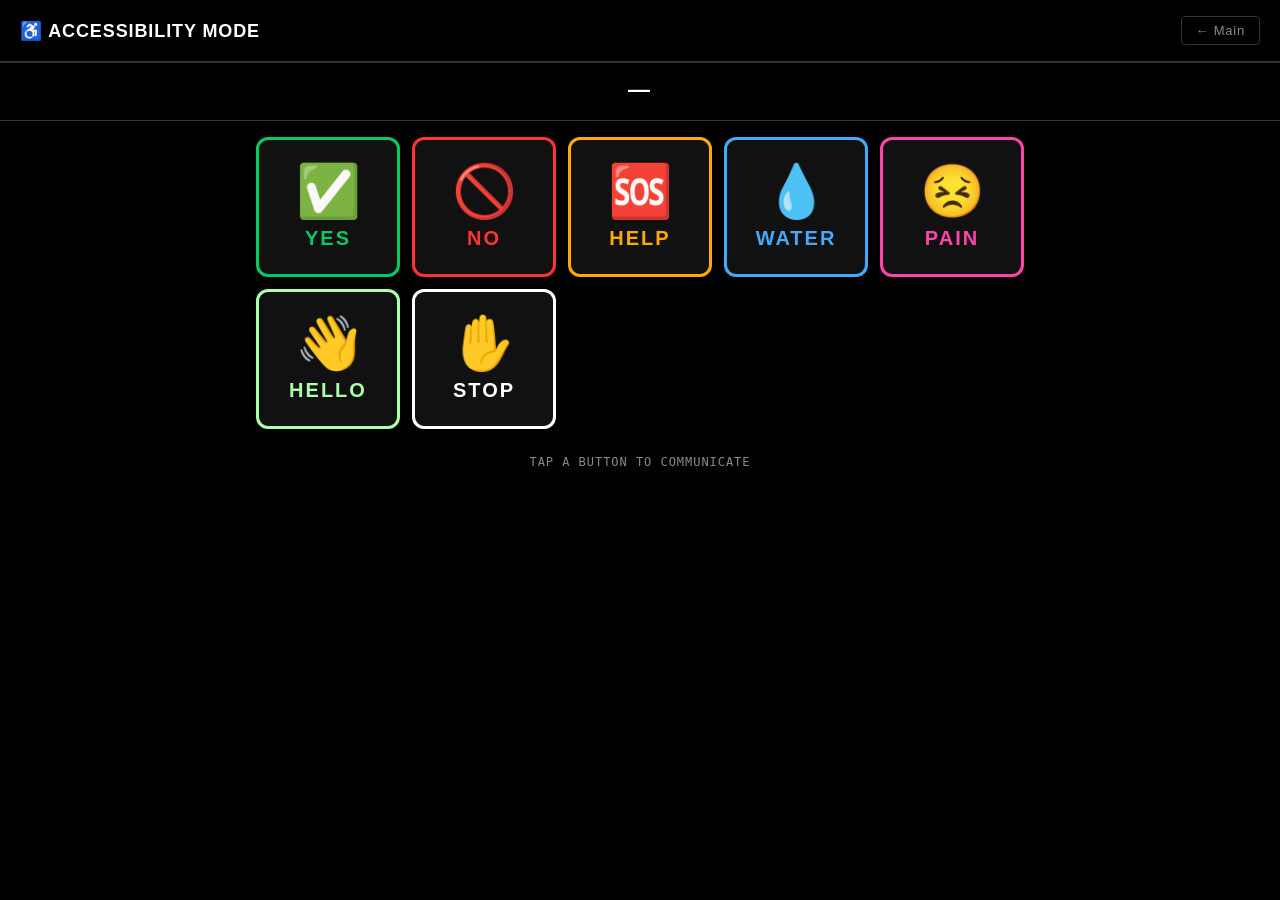
<file: templates/touch.html>
<!DOCTYPE html>
<html lang="en">
<head>
  <meta charset="UTF-8">
  <meta name="viewport" content="width=device-width, initial-scale=1.0, user-scalable=no">
  <title>Accessibility Mode — AI Comm</title>
  <style>
    /* ── Reset & base ── */
    *, *::before, *::after { box-sizing: border-box; margin: 0; padding: 0; }

    :root {
      --bg:       #000000;
      --surface:  #111111;
      --border:   #333333;
      --text:     #ffffff;
      --muted:    #888888;
      --accent:   #ffffff;
      --btn-min:  140px;
    }

    html, body {
      background: var(--bg);
      color: var(--text);
      font-family: 'Segoe UI', Arial, sans-serif;
      min-height: 100vh;
      -webkit-tap-highlight-color: transparent;
      touch-action: manipulation;
    }

    /* ── Header ── */
    header {
      display: flex;
      align-items: center;
      justify-content: space-between;
      padding: 16px 20px;
      border-bottom: 2px solid var(--border);
      position: sticky;
      top: 0;
      background: var(--bg);
      z-index: 10;
    }

    header h1 {
      font-size: 18px;
      font-weight: 700;
      letter-spacing: 0.05em;
      text-transform: uppercase;
    }

    .back-link {
      color: var(--muted);
      text-decoration: none;
      font-size: 13px;
      border: 1px solid var(--border);
      padding: 6px 14px;
      border-radius: 4px;
      letter-spacing: 0.06em;
    }
    .back-link:hover { color: var(--text); border-color: var(--text); }

    /* ── Feedback bar ── */
    #feedback {
      text-align: center;
      padding: 14px 20px;
      font-size: 22px;
      font-weight: 700;
      letter-spacing: 0.08em;
      min-height: 58px;
      border-bottom: 1px solid var(--border);
      transition: opacity 0.3s;
    }

    /* ── Button grid ── */
    .grid {
      display: grid;
      grid-template-columns: repeat(auto-fill, minmax(var(--btn-min), 1fr));
      gap: 12px;
      padding: 16px;
      max-width: 800px;
      margin: 0 auto;
    }

    /* ── Communication button ── */
    .comm-btn {
      display: flex;
      flex-direction: column;
      align-items: center;
      justify-content: center;
      gap: 10px;
      min-height: var(--btn-min);
      min-width: var(--btn-min);
      padding: 16px 8px;
      border: 3px solid;
      border-radius: 12px;
      background: var(--surface);
      cursor: pointer;
      user-select: none;
      transition: transform 0.1s, background 0.15s;
      -webkit-tap-highlight-color: transparent;
      position: relative;
      overflow: hidden;
    }

    .comm-btn:active {
      transform: scale(0.93);
    }

    /* Ripple on press */
    .comm-btn::after {
      content: '';
      position: absolute;
      inset: 0;
      background: currentColor;
      opacity: 0;
      transition: opacity 0.15s;
    }
    .comm-btn.pressed::after { opacity: 0.15; }

    .comm-btn .icon {
      font-size: 52px;
      line-height: 1;
    }

    .comm-btn .label {
      font-size: 20px;
      font-weight: 800;
      letter-spacing: 0.1em;
      text-transform: uppercase;
    }

    /* ── Per-button color themes (high contrast) ── */
    .btn-yes    { border-color: #00cc66; color: #00cc66; }
    .btn-yes.pressed, .btn-yes:active { background: #003311; }

    .btn-no     { border-color: #ff3333; color: #ff3333; }
    .btn-no.pressed, .btn-no:active { background: #330000; }

    .btn-help   { border-color: #ffaa00; color: #ffaa00; }
    .btn-help.pressed, .btn-help:active { background: #332200; }

    .btn-water  { border-color: #44aaff; color: #44aaff; }
    .btn-water.pressed, .btn-water:active { background: #001133; }

    .btn-pain   { border-color: #ff44aa; color: #ff44aa; }
    .btn-pain.pressed, .btn-pain:active { background: #330011; }

    .btn-hello  { border-color: #aaffaa; color: #aaffaa; }
    .btn-hello.pressed, .btn-hello:active { background: #002200; }

    .btn-stop   { border-color: #ffffff; color: #ffffff; }
    .btn-stop.pressed, .btn-stop:active { background: #222222; }

    /* ── Spinner overlay (while TTS loads) ── */
    .comm-btn .spinner {
      display: none;
      position: absolute;
      top: 8px; right: 8px;
      width: 14px; height: 14px;
      border: 2px solid currentColor;
      border-top-color: transparent;
      border-radius: 50%;
      animation: spin 0.7s linear infinite;
    }
    .comm-btn.loading .spinner { display: block; }
    @keyframes spin { to { transform: rotate(360deg); } }

    /* ── Status bar ── */
    #status-bar {
      text-align: center;
      padding: 10px;
      font-size: 12px;
      color: var(--muted);
      letter-spacing: 0.08em;
      font-family: monospace;
    }
  </style>
</head>
<body>

<header>
  <h1>♿ Accessibility Mode</h1>
  <a class="back-link" href="/">← Main</a>
</header>

<div id="feedback">—</div>

<div class="grid">

  <button class="comm-btn btn-yes"
          data-word="Yes"
          data-signal="double"
          aria-label="Yes">
    <div class="spinner"></div>
    <span class="icon">✅</span>
    <span class="label">YES</span>
  </button>

  <button class="comm-btn btn-no"
          data-word="No"
          data-signal="long"
          aria-label="No">
    <div class="spinner"></div>
    <span class="icon">🚫</span>
    <span class="label">NO</span>
  </button>

  <button class="comm-btn btn-help"
          data-word="Help me please"
          data-signal="long"
          aria-label="Help">
    <div class="spinner"></div>
    <span class="icon">🆘</span>
    <span class="label">HELP</span>
  </button>

  <button class="comm-btn btn-water"
          data-word="I need water"
          data-signal="short"
          aria-label="Water">
    <div class="spinner"></div>
    <span class="icon">💧</span>
    <span class="label">WATER</span>
  </button>

  <button class="comm-btn btn-pain"
          data-word="I am in pain"
          data-signal="long"
          aria-label="Pain">
    <div class="spinner"></div>
    <span class="icon">😣</span>
    <span class="label">PAIN</span>
  </button>

  <button class="comm-btn btn-hello"
          data-word="Hello"
          data-signal="short"
          aria-label="Hello">
    <div class="spinner"></div>
    <span class="icon">👋</span>
    <span class="label">HELLO</span>
  </button>

  <button class="comm-btn btn-stop"
          data-word="Stop"
          data-signal="double"
          aria-label="Stop">
    <div class="spinner"></div>
    <span class="icon">✋</span>
    <span class="label">STOP</span>
  </button>

</div>

<div id="status-bar">TAP A BUTTON TO COMMUNICATE</div>

<script>
  const feedback  = document.getElementById('feedback');
  const statusBar = document.getElementById('status-bar');

  document.querySelectorAll('.comm-btn').forEach(btn => {
    btn.addEventListener('click', () => handlePress(btn));

    // Keyboard support
    btn.addEventListener('keydown', e => {
      if (e.key === 'Enter' || e.key === ' ') handlePress(btn);
    });
  });

  async function handlePress(btn) {
    const word   = btn.dataset.word;
    const signal = btn.dataset.signal;

    // Visual feedback
    btn.classList.add('pressed', 'loading');
    feedback.textContent = word.toUpperCase();

    // Fire both requests in parallel
    await Promise.allSettled([
      triggerHaptic(signal),
      speakWord(word, btn),
    ]);

    btn.classList.remove('pressed', 'loading');
    statusBar.textContent = `LAST: "${word.toUpperCase()}" — ${signal.toUpperCase()} SIGNAL`;
  }

  // ── POST to /haptic ──────────────────────────────────
  async function triggerHaptic(signal) {
    try {
      await fetch('/api/haptic', {
        method: 'POST',
        headers: { 'Content-Type': 'application/json' },
        body: JSON.stringify({ signal }),
      });
    } catch {
      // Haptic failure is non-critical — silent
    }
  }

  // ── POST to /api/tts, play audio ─────────────────────
  async function speakWord(text, btn) {
    try {
      const res  = await fetch('/api/tts', {
        method: 'POST',
        headers: { 'Content-Type': 'application/json' },
        body: JSON.stringify({ text, lang: 'en' }),
      });
      const data = await res.json();

      if (data.audio_b64) {
        const audio = new Audio(`data:audio/mp3;base64,${data.audio_b64}`);
        await audio.play().catch(() => {});
      }
    } catch {
      // TTS failure — don't crash the page
    }
  }
</script>

</body>
</html>
</file>
